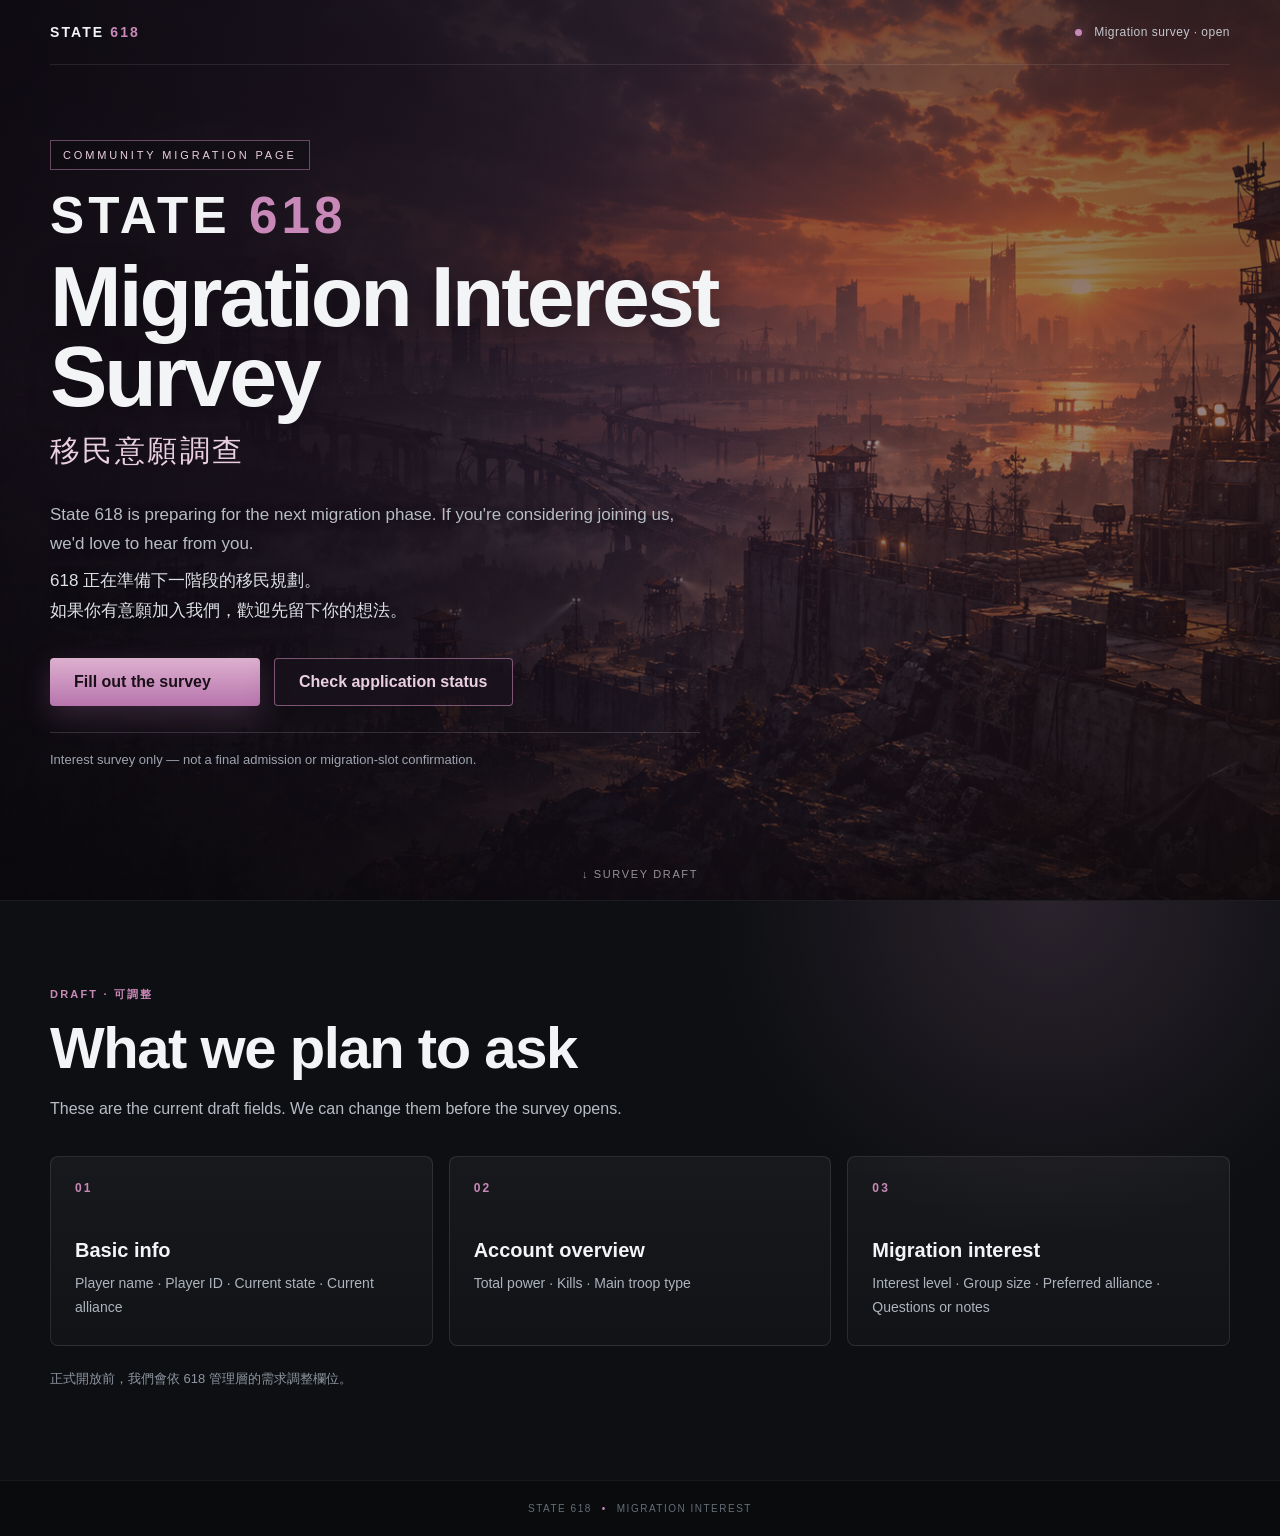
<file: index.html>
<!DOCTYPE html>
<html lang="zh-Hant">
<head>
  <meta charset="UTF-8">
  <meta name="viewport" content="width=device-width, initial-scale=1.0">
  <meta name="theme-color" content="#0d0f12">
  <title>STATE 618 | Migration Interest Survey</title>
  <link rel="stylesheet" href="styles.css">
</head>
<body>
  <main>
    <section class="hero">
      <div class="overlay"></div>

      <header class="topbar">
        <div class="brand">STATE <span>618</span></div>
        <div class="top-status"><span class="status-dot"></span> Migration survey · open</div>
      </header>

      <section class="content">
        <div class="eyebrow">COMMUNITY MIGRATION PAGE</div>
        <div class="state-mark">STATE <span>618</span></div>
        <h1>Migration Interest<br>Survey</h1>
        <p class="zh-title">移民意願調查</p>

        <p class="intro">
          State 618 is preparing for the next migration phase.
          If you're considering joining us, we'd love to hear from you.
        </p>
        <p class="intro zh">
          618 正在準備下一階段的移民規劃。<br>
          如果你有意願加入我們，歡迎先留下你的想法。
        </p>

        <div class="actions">
          <a class="primary" href="apply.html">Fill out the survey</a>
          <a class="secondary-link" href="status.html">Check application status</a>
        </div>

        <div class="note">
          Interest survey only — not a final admission or migration-slot confirmation.
        </div>
      </section>

      <div class="scroll-hint">↓ Survey draft</div>
    </section>

    <section class="draft-section">
      <div class="draft-wrap">
        <div class="section-kicker">DRAFT · 可調整</div>
        <h2>What we plan to ask</h2>
        <p class="section-lead">
          These are the current draft fields. We can change them before the survey opens.
        </p>

        <div class="cards">
          <article class="card">
            <div class="card-no">01</div>
            <h3>Basic info</h3>
            <p>Player name · Player ID · Current state · Current alliance</p>
          </article>

          <article class="card">
            <div class="card-no">02</div>
            <h3>Account overview</h3>
            <p>Total power · Kills · Main troop type</p>
          </article>

          <article class="card">
            <div class="card-no">03</div>
            <h3>Migration interest</h3>
            <p>Interest level · Group size · Preferred alliance · Questions or notes</p>
          </article>
        </div>

        <div class="draft-note">
          正式開放前，我們會依 618 管理層的需求調整欄位。
        </div>
      </div>
    </section>
  </main>

  <footer class="site-footer">
    <span>STATE 618</span>
    <span class="dot">•</span>
    <span>Migration Interest</span>
  </footer>
</body>
</html>
</file>
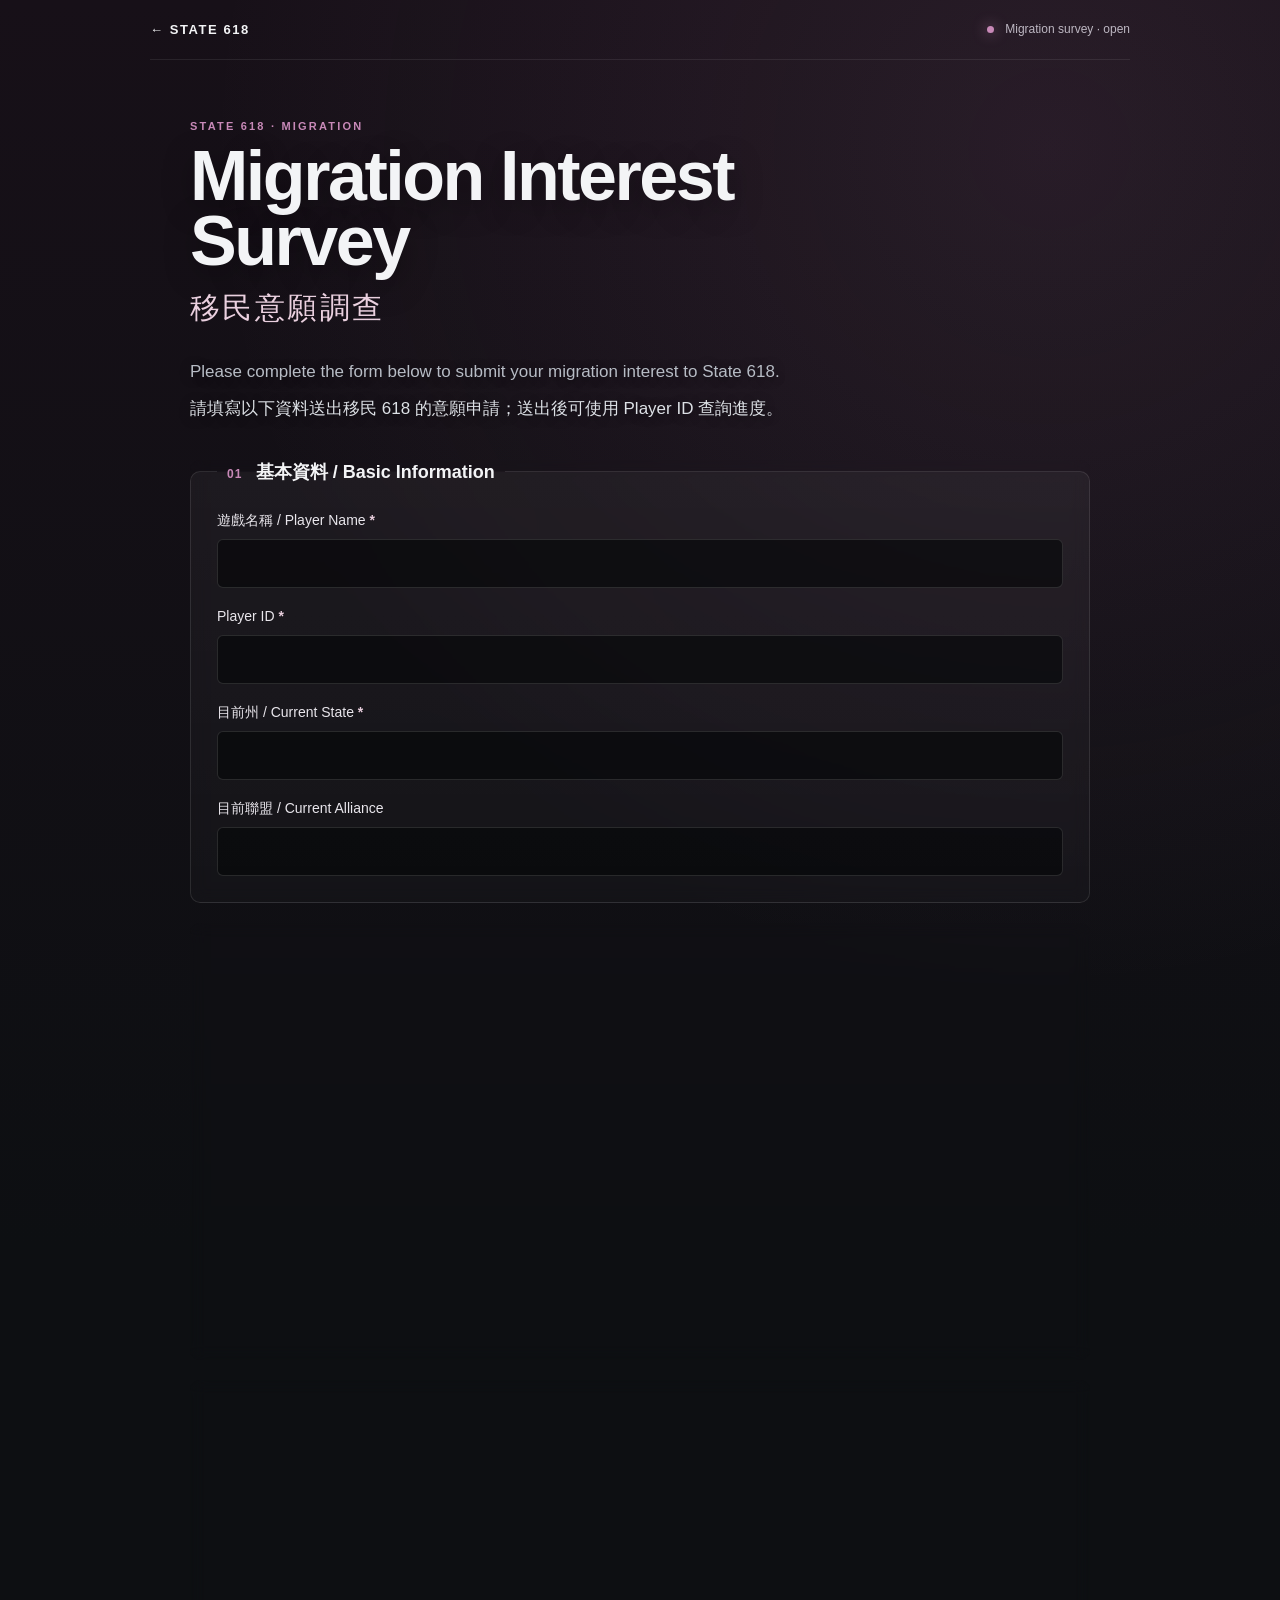
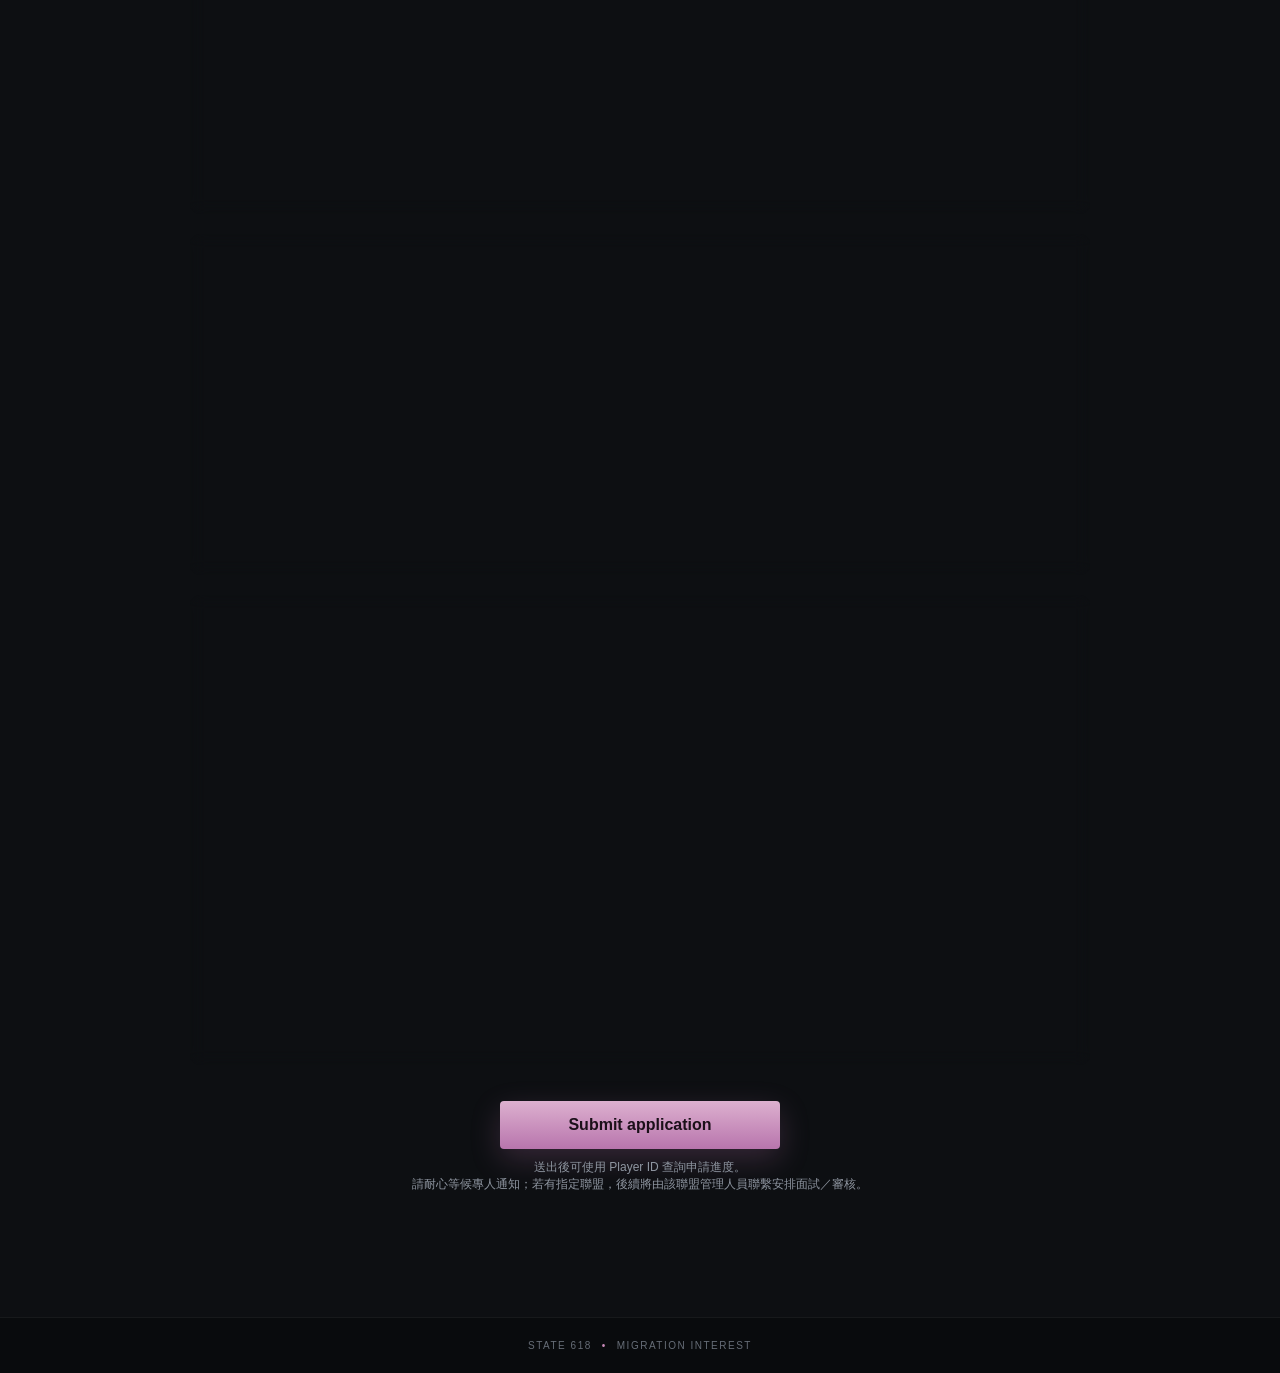
<file: apply.html>
<!DOCTYPE html>
<html lang="zh-Hant">
<head>
  <meta charset="UTF-8">
  <meta name="viewport" content="width=device-width, initial-scale=1.0">
  <meta name="theme-color" content="#211522">
  <title>STATE 618 | Migration Interest Survey</title>
  <link rel="stylesheet" href="styles.css">
  <link rel="stylesheet" href="form.css">
</head>
<body class="form-page">
  <header class="form-topbar">
    <a class="back-link" href="index.html">← STATE 618</a>
    <div class="form-status"><span class="status-dot"></span> Migration survey · open</div>
  </header>

  <main class="form-shell">
    <section class="form-intro">
      <div class="section-kicker">STATE 618 · MIGRATION</div>
      <h1>Migration Interest Survey</h1>
      <p class="zh-title">移民意願調查</p>
      <p class="intro">
        Please complete the form below to submit your migration interest to State 618.
      </p>
      <p class="intro zh">請填寫以下資料送出移民 618 的意願申請；送出後可使用 Player ID 查詢進度。</p>
    </section>

    <form id="survey-form" class="survey-form">
      <fieldset>
        <legend><span>01</span> 基本資料 / Basic Information</legend>

        <label>遊戲名稱 / Player Name <b>*</b>
          <input type="text" name="player_name" required>
        </label>

        <label>Player ID <b>*</b>
          <input type="text" name="player_id" required>
        </label>

        <label>目前州 / Current State <b>*</b>
          <input type="number" name="current_state" min="1" required>
        </label>

        <label>目前聯盟 / Current Alliance
          <input type="text" name="current_alliance">
        </label>
      </fieldset>

      <fieldset>
        <legend><span>02</span> 戰力概況 / Account Overview</legend>

        <label>總戰力 / Total Power <b>*</b>
          <input type="text" name="total_power" required>
        </label>

        <label>擊殺數 / Kills
          <input type="text" name="kills">
        </label>

        <label>主力兵種 / Main Troop Type
          <select name="main_troop">
            <option value="">請選擇 / Select</option>
            <option>勇士</option>
            <option>射手</option>
            <option>騎兵</option>
          </select>
        </label>

        <label>瞭望塔等級 / Watchtower Level
          <select name="watchtower_level">
            <option value="">請選擇 / Select</option>
            <option>24</option><option>25</option><option>26</option><option>27</option>
            <option>28</option><option>29</option><option>30</option>
            <option>工業1</option><option>工業2</option><option>工業3</option>
          </select>
        </label>
      </fieldset>

      <fieldset>
        <legend><span>03</span> 移民意願 / Migration Interest</legend>

        <label>你目前對移民 618 的意願？ <b>*</b>
          <select name="interest" required>
            <option value="">請選擇 / Select</option>
            <option>確定想來</option>
            <option>高度考慮</option>
            <option>想先了解</option>
          </select>
        </label>

        <label>預計幾個人一起來？
          <select name="group_size">
            <option value="">請選擇 / Select</option>
            <option>自己</option>
            <option>2–5 人</option>
            <option>6–10 人</option>
            <option>10+ 人／整團</option>
          </select>
        </label>

        <label>618 伺服器推薦人（選填）
          <input type="text" name="referrer">
        </label>

        <label>希望加入的 618 聯盟 / Preferred Alliance
          <select name="preferred_alliance">
            <option value="">請選擇 / Select</option>
            <option>[RZN] Risen</option>
            <option>[3311] 青丘寨</option>
            <option>[RoD!] Reign of Dragons</option>
            <option>[RAW$] War Dominion</option>
            <option>[UNQ.] UNQUESTIONED</option>
            <option>[KNT] Knights of Round</option>
            <option>[WofA] Wolves of Anarchy</option>
            <option>[S_B] Storm Bringers</option>
            <option>[RnB] ReBoRN BiO</option>
            <option>[TCB] VenomousSlayers</option>
            <option>不限 / No preference</option>
            <option>尚未決定 / Not sure yet</option>
          </select>
        </label>
      </fieldset>

      <fieldset>
        <legend><span>04</span> 活動與適配 / Activity</legend>

        <label>平常活躍時段（填寫伺服器時間）
          <input type="text" name="active_time" placeholder="例如 / e.g. 12:00–16:00">
        </label>

        <label>對聯盟／州活動參與程度
          <select name="activity_level">
            <option value="">請選擇 / Select</option>
            <option>積極參與（每個活動都參與）</option>
            <option>活躍</option>
            <option>普通</option>
            <option>偶爾</option>
            <option>幾乎沒有</option>
          </select>
        </label>

        <label>是否曾擔任聯盟管理
          <select name="management">
            <option value="">請選擇 / Select</option>
            <option>R5</option>
            <option>R4</option>
            <option>無</option>
          </select>
        </label>
      </fieldset>

      <fieldset>
        <legend><span>05</span> 補充 / More</legend>

        <div class="field-label">想了解 618 的哪些事情？</div>
        <div class="checks">
          <label><input type="checkbox" name="questions" value="NAP／州規"> NAP／州規</label>
          <label><input type="checkbox" name="questions" value="各聯盟特色"> 各聯盟特色</label>
          <label><input type="checkbox" name="questions" value="其他"> 其他</label>
        </div>

        <label>想補充的話／備註
          <textarea name="notes" rows="5"></textarea>
        </label>
      </fieldset>

      <div class="submit-area">
        <button class="primary submit-button" id="submit-button" type="submit">Submit application</button>
        <p>
          送出後可使用 Player ID 查詢申請進度。<br>
          請耐心等候專人通知；若有指定聯盟，後續將由該聯盟管理人員聯繫安排面試／審核。
        </p>
        <p id="submit-result" class="submit-result"></p>
      </div>

      <input type="text" name="website" tabindex="-1" autocomplete="off" class="hp-field" aria-hidden="true">
    </form>

    <iframe id="submit-frame" name="submit-frame" hidden></iframe>
  </main>

  <footer class="site-footer">
    <span>STATE 618</span><span class="dot">•</span><span>Migration Interest</span>
  </footer>
  <script src="site.js?v=20261015-1141"></script>
</body>
</html>
</file>
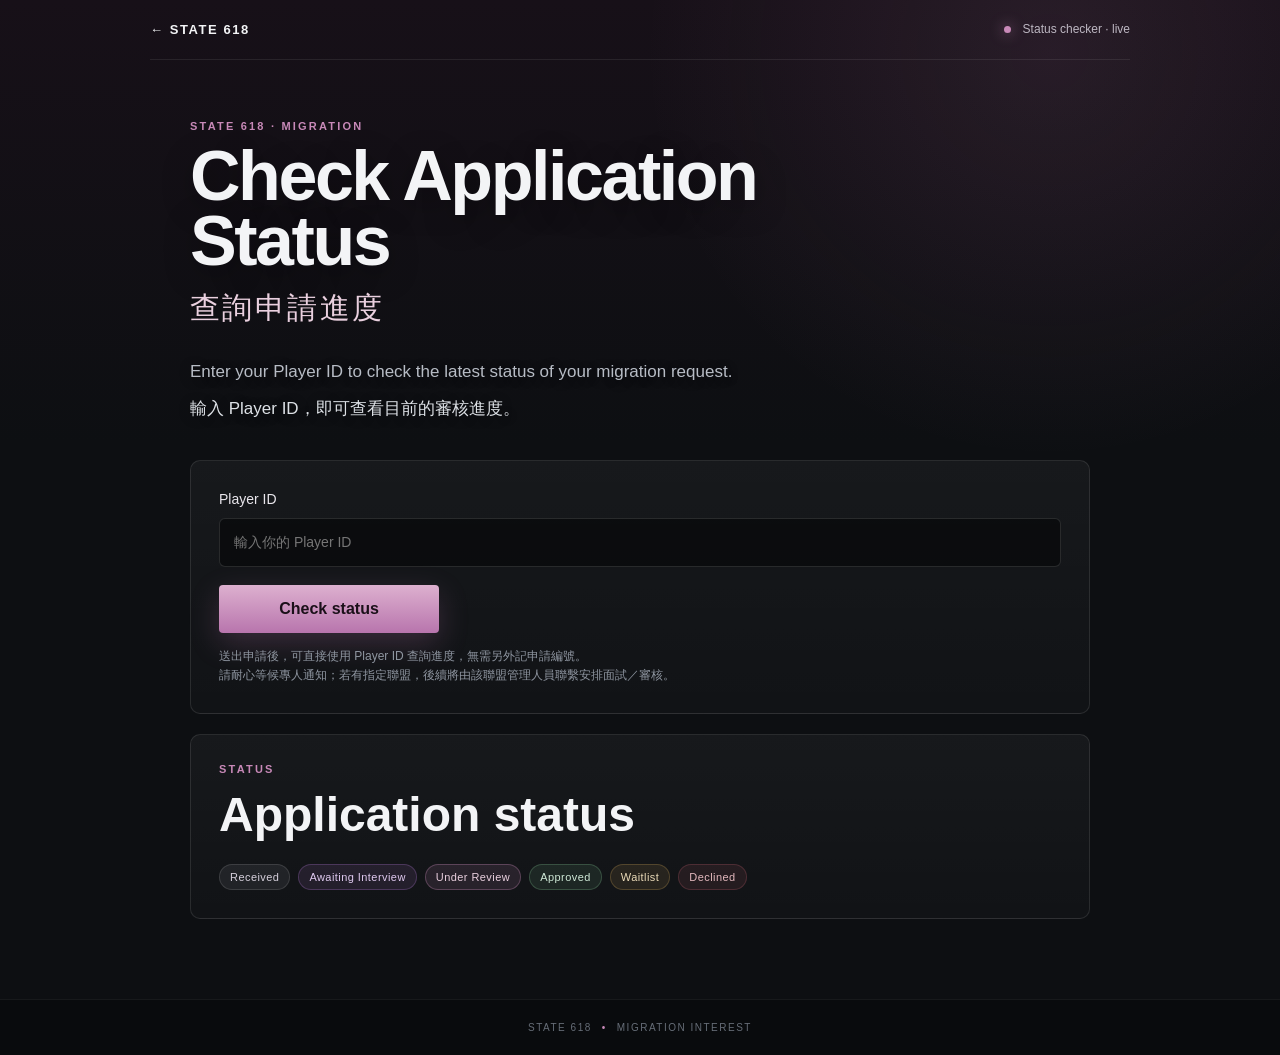
<file: status.html>
<!DOCTYPE html>
<html lang="zh-Hant">
<head>
  <meta charset="UTF-8">
  <meta name="viewport" content="width=device-width, initial-scale=1.0">
  <meta name="theme-color" content="#211522">
  <title>STATE 618 | Check Application Status</title>
  <link rel="stylesheet" href="styles.css">
  <link rel="stylesheet" href="form.css">
</head>
<body class="form-page">
  <header class="form-topbar">
    <a class="back-link" href="index.html">← STATE 618</a>
    <div class="form-status"><span class="status-dot"></span> Status checker · live</div>
  </header>

  <main class="form-shell">
    <section class="form-intro">
      <div class="section-kicker">STATE 618 · MIGRATION</div>
      <h1>Check Application Status</h1>
      <p class="zh-title">查詢申請進度</p>
      <p class="intro">
        Enter your Player ID to check the latest status of your migration request.
      </p>
      <p class="intro zh">輸入 Player ID，即可查看目前的審核進度。</p>
    </section>

    <section class="status-card">
      <label>Player ID
        <input type="text" id="player-id" placeholder="輸入你的 Player ID">
      </label>

      <button class="primary status-button" id="check-status-button" type="button">
        Check status
      </button>

      <p class="status-help">
        送出申請後，可直接使用 Player ID 查詢進度，無需另外記申請編號。<br>
        請耐心等候專人通知；若有指定聯盟，後續將由該聯盟管理人員聯繫安排面試／審核。
      </p>
    </section>

    <section class="status-preview">
      <div class="section-kicker">STATUS</div>
      <h2>Application status</h2>

      <div class="status-result" id="live-status-result" hidden></div>

      <div class="status-legend">
        <span class="badge received">Received</span>
        <span class="badge interview">Awaiting Interview</span>
        <span class="badge reviewing">Under Review</span>
        <span class="badge approved">Approved</span>
        <span class="badge waitlist">Waitlist</span>
        <span class="badge declined">Declined</span>
      </div>
    </section>
  </main>

  <footer class="site-footer">
    <span>STATE 618</span><span class="dot">•</span><span>Migration Interest</span>
  </footer>
  <script src="site.js?v=20261015-1141"></script>
</body>
</html>
</file>
<file: styles.css>
:root {
  --bg: #0d0f12;
  --panel: rgba(17, 20, 24, 0.82);
  --text: #f3f4f6;
  --muted: #b7bcc5;
  --accent: #c889b8;
  --accent-soft: #ead0df;
  --line: rgba(255,255,255,.12);
}

* { box-sizing: border-box; }

html { scroll-behavior: smooth; }

html, body {
  margin: 0;
  min-height: 100%;
  background: var(--bg);
  color: var(--text);
  font-family: "Segoe UI", "Noto Sans TC", Arial, sans-serif;
}

body { min-height: 100vh; }

.hero {
  position: relative;
  min-height: 100vh;
  overflow: hidden;
  display: flex;
  flex-direction: column;
  justify-content: center;
  background:
    radial-gradient(circle at 78% 34%, rgba(232,145,105,.18), transparent 28%),
    linear-gradient(90deg, rgba(30,18,33,.90), rgba(70,42,76,.48) 50%, rgba(92,49,64,.44)),
    url("images/hero.png") center center / cover no-repeat;
}

.hero::before {
  content: "";
  position: absolute;
  inset: 0;
  opacity: .12;
  background-image:
    linear-gradient(rgba(255,255,255,.025) 1px, transparent 1px),
    linear-gradient(90deg, rgba(255,255,255,.025) 1px, transparent 1px);
  background-size: 42px 42px;
}

.overlay {
  position: absolute;
  inset: 0;
  background:
    linear-gradient(180deg, rgba(4,5,6,.25), transparent 45%, rgba(4,5,6,.58)),
    linear-gradient(90deg, rgba(5,6,8,.45), rgba(5,6,8,.06) 58%, rgba(5,6,8,.22));
}

.topbar {
  position: absolute;
  z-index: 2;
  top: 0;
  left: 0;
  right: 0;
  width: min(1180px, calc(100% - 40px));
  margin: 0 auto;
  padding: 24px 0;
  display: flex;
  align-items: center;
  justify-content: space-between;
  gap: 20px;
  border-bottom: 1px solid rgba(255,255,255,.09);
}

.brand {
  font-size: 14px;
  font-weight: 800;
  letter-spacing: .15em;
}

.brand span { color: var(--accent); }

.top-status {
  font-size: 12px;
  color: #c2c7ce;
  letter-spacing: .04em;
}

.status-dot {
  display: inline-block;
  width: 7px;
  height: 7px;
  margin-right: 8px;
  border-radius: 50%;
  background: var(--accent);
  box-shadow: 0 0 14px rgba(200,137,184,.76);
}

.content {
  position: relative;
  z-index: 1;
  width: min(1180px, calc(100% - 40px));
  margin: 0 auto;
  padding: 110px 0 100px;
}

.eyebrow {
  display: inline-block;
  font-size: 11px;
  letter-spacing: .26em;
  color: var(--accent-soft);
  border: 1px solid rgba(200,137,184,.48);
  background: rgba(9,10,12,.34);
  padding: 8px 12px;
  margin-bottom: 20px;
}

.state-mark {
  font-size: clamp(26px, 4vw, 52px);
  font-weight: 800;
  letter-spacing: .08em;
  line-height: 1;
  margin-bottom: 16px;
}

.state-mark span { color: var(--accent); }

h1 {
  margin: 0;
  font-size: clamp(44px, 7vw, 86px);
  line-height: .93;
  max-width: 790px;
  letter-spacing: -.035em;
  text-shadow: 0 8px 30px rgba(0,0,0,.34);
}

.zh-title {
  margin: 14px 0 28px;
  font-size: clamp(20px, 3vw, 30px);
  color: var(--accent-soft);
  letter-spacing: .08em;
}

.intro {
  max-width: 650px;
  color: var(--muted);
  font-size: 17px;
  line-height: 1.75;
  margin: 0 0 7px;
  text-shadow: 0 2px 12px rgba(0,0,0,.45);
}

.intro.zh {
  color: #dde1e6;
  margin-top: 5px;
}

.actions {
  margin-top: 32px;
  display: flex;
  flex-wrap: wrap;
  align-items: center;
  gap: 14px;
}

.primary {
  appearance: none;
  display: inline-block;
  text-decoration: none;
  border: 0;
  background: linear-gradient(180deg, #ddb0cf, #b875ad);
  color: #1b1019;
  font-weight: 800;
  font-size: 16px;
  padding: 15px 24px;
  min-width: 210px;
  border-radius: 4px;
  box-shadow: 0 10px 30px rgba(184,117,173,.24);
}

.primary:disabled {
  opacity: .92;
  cursor: default;
}

.secondary-link {
  display: inline-block;
  min-width: 210px;
  padding: 14px 24px;
  border: 1px solid rgba(200,137,184,.58);
  border-radius: 4px;
  background: rgba(26,18,28,.72);
  color: var(--accent-soft);
  text-decoration: none;
  text-align: center;
  font-size: 16px;
  font-weight: 800;
  box-shadow: 0 10px 30px rgba(0,0,0,.18);
  transition: background .2s ease, border-color .2s ease, transform .2s ease;
}

.secondary-link:hover {
  background: rgba(200,137,184,.14);
  border-color: rgba(234,208,223,.82);
  transform: translateY(-1px);
}

.status {
  color: #c3c8ce;
  font-size: 14px;
}

.note {
  margin-top: 26px;
  padding-top: 17px;
  border-top: 1px solid rgba(255,255,255,.14);
  max-width: 650px;
  color: #9da4ae;
  font-size: 13px;
  line-height: 1.6;
}

.scroll-hint {
  position: absolute;
  z-index: 2;
  left: 50%;
  bottom: 20px;
  transform: translateX(-50%);
  color: rgba(255,255,255,.55);
  font-size: 11px;
  letter-spacing: .15em;
  text-transform: uppercase;
}

.draft-section {
  background:
    radial-gradient(circle at 82% 0%, rgba(200,137,184,.16), transparent 28%),
    #0d0f12;
  border-top: 1px solid rgba(255,255,255,.06);
}

.draft-wrap {
  width: min(1180px, calc(100% - 40px));
  margin: 0 auto;
  padding: 86px 0 92px;
}

.section-kicker {
  color: var(--accent);
  font-size: 11px;
  font-weight: 700;
  letter-spacing: .2em;
  margin-bottom: 12px;
}

.draft-section h2 {
  margin: 0;
  font-size: clamp(34px, 5vw, 58px);
  letter-spacing: -.025em;
}

.section-lead {
  max-width: 650px;
  margin: 14px 0 34px;
  color: var(--muted);
  font-size: 16px;
  line-height: 1.7;
}

.cards {
  display: grid;
  grid-template-columns: repeat(3, 1fr);
  gap: 16px;
}

.card {
  min-height: 190px;
  padding: 24px;
  border: 1px solid rgba(255,255,255,.10);
  background: linear-gradient(180deg, rgba(255,255,255,.045), rgba(255,255,255,.018));
  border-radius: 8px;
}

.card-no {
  color: var(--accent);
  font-size: 12px;
  font-weight: 800;
  letter-spacing: .18em;
  margin-bottom: 44px;
}

.card h3 {
  margin: 0 0 10px;
  font-size: 20px;
}

.card p {
  margin: 0;
  color: #aeb4bd;
  font-size: 14px;
  line-height: 1.7;
}

.draft-note {
  margin-top: 24px;
  color: #8f96a1;
  font-size: 13px;
}

.site-footer {
  display: flex;
  justify-content: center;
  gap: 10px;
  padding: 22px;
  border-top: 1px solid rgba(255,255,255,.06);
  background: #090b0d;
  color: #666d77;
  font-size: 10px;
  letter-spacing: .15em;
  text-transform: uppercase;
}

.dot { color: var(--accent); }

@media (max-width: 780px) {
  .topbar {
    width: min(100% - 28px, 1180px);
    padding-top: 18px;
  }

  .top-status { display: none; }

  .content {
    width: min(100% - 28px, 1180px);
    padding: 100px 0 90px;
  }

  .eyebrow {
    font-size: 10px;
    letter-spacing: .18em;
  }

  .intro { font-size: 15px; }

  .actions {
    align-items: stretch;
    flex-direction: column;
    max-width: 360px;
  }

  .primary,
  .secondary-link { width: 100%; }

  .status { text-align: center; }

  .draft-wrap {
    width: min(100% - 28px, 1180px);
    padding: 64px 0 70px;
  }

  .cards { grid-template-columns: 1fr; }

  .card { min-height: 0; }

  .card-no { margin-bottom: 24px; }
}
</file>
<file: form.css>
.form-page {
  background:
    radial-gradient(circle at 82% 5%, rgba(200,137,184,.10), transparent 28%),
    linear-gradient(180deg, #171018, #0d0f12 42%);
}

.form-topbar {
  width: min(980px, calc(100% - 32px));
  margin: 0 auto;
  padding: 22px 0;
  display: flex;
  justify-content: space-between;
  gap: 20px;
  border-bottom: 1px solid rgba(255,255,255,.08);
}

.back-link {
  color: var(--text);
  text-decoration: none;
  font-weight: 800;
  letter-spacing: .12em;
  font-size: 13px;
}

.form-status {
  color: #bdb7c2;
  font-size: 12px;
}

.form-shell {
  width: min(900px, calc(100% - 32px));
  margin: 0 auto;
  padding: 60px 0 80px;
}

.form-intro {
  margin-bottom: 36px;
}

.form-intro h1 {
  font-size: clamp(40px, 7vw, 70px);
  max-width: 760px;
}

.survey-form {
  display: grid;
  gap: 20px;
}

fieldset {
  margin: 0;
  padding: 26px;
  border: 1px solid rgba(255,255,255,.10);
  border-radius: 10px;
  background: linear-gradient(180deg, rgba(255,255,255,.045), rgba(255,255,255,.018));
  backdrop-filter: blur(8px);
}

legend {
  padding: 0 10px;
  font-size: 18px;
  font-weight: 800;
}

legend span {
  color: var(--accent);
  margin-right: 8px;
  font-size: 12px;
  letter-spacing: .1em;
}

.survey-form label,
.field-label {
  display: block;
  margin: 0 0 18px;
  color: #e9e6ec;
  font-size: 14px;
  line-height: 1.5;
}

.survey-form label:last-child {
  margin-bottom: 0;
}

.survey-form b {
  color: var(--accent-soft);
}

input[type="text"],
input[type="number"],
select,
textarea {
  width: 100%;
  margin-top: 8px;
  padding: 13px 14px;
  border: 1px solid rgba(255,255,255,.12);
  border-radius: 6px;
  background: rgba(6,7,9,.62);
  color: var(--text);
  font: inherit;
  outline: none;
}

input:focus,
select:focus,
textarea:focus {
  border-color: rgba(200,137,184,.75);
  box-shadow: 0 0 0 3px rgba(200,137,184,.10);
}

select option {
  background: #151118;
  color: #f3f4f6;
}

textarea {
  resize: vertical;
  min-height: 120px;
}

.checks {
  display: grid;
  gap: 10px;
  margin: 10px 0 22px;
}

.checks label {
  margin: 0;
  padding: 12px 14px;
  border: 1px solid rgba(255,255,255,.08);
  border-radius: 6px;
  background: rgba(255,255,255,.025);
}

.checks input {
  margin-right: 8px;
  accent-color: #b875ad;
}

.submit-area {
  text-align: center;
  padding: 16px 0 4px;
}

.submit-button {
  min-width: 280px;
}

.submit-area p {
  color: #8f96a1;
  font-size: 12px;
  margin-top: 10px;
}

@media (max-width: 640px) {
  .form-shell {
    padding-top: 44px;
  }

  fieldset {
    padding: 20px 16px;
  }

  .form-status {
    display: none;
  }

  .submit-button {
    width: 100%;
    min-width: 0;
  }
}

.status-card,
.status-preview {
  margin-top: 20px;
  padding: 28px;
  border: 1px solid rgba(255,255,255,.10);
  border-radius: 10px;
  background: linear-gradient(180deg, rgba(255,255,255,.045), rgba(255,255,255,.018));
}

.status-card label {
  display: block;
  color: #e9e6ec;
  font-size: 14px;
  line-height: 1.5;
}

.status-button {
  margin-top: 18px;
  min-width: 220px;
}

.status-help {
  margin: 14px 0 0;
  color: #8f96a1;
  font-size: 12px;
  line-height: 1.6;
}

.status-preview h2 {
  margin: 0 0 20px;
  font-size: clamp(30px, 5vw, 48px);
}

.status-result {
  border-top: 1px solid rgba(255,255,255,.09);
}

.result-row {
  display: grid;
  grid-template-columns: 1fr 1.4fr;
  gap: 20px;
  padding: 16px 0;
  border-bottom: 1px solid rgba(255,255,255,.08);
  color: #9ea5ae;
  font-size: 14px;
}

.result-row strong {
  color: #f1eef3;
  font-weight: 700;
}

.badge {
  display: inline-block;
  width: fit-content;
  padding: 6px 10px;
  border-radius: 999px;
  font-size: 11px;
  letter-spacing: .04em;
  border: 1px solid rgba(255,255,255,.12);
}

.badge.received { color: #d6d0dc; background: rgba(214,208,220,.08); }
.badge.interview { color: #dfc9ef; background: rgba(151,103,178,.14); border-color: rgba(151,103,178,.34); }
.badge.reviewing { color: #ead0df; background: rgba(200,137,184,.12); border-color: rgba(200,137,184,.32); }
.badge.approved { color: #cfe9d7; background: rgba(115,176,132,.12); border-color: rgba(115,176,132,.30); }
.badge.waitlist { color: #eadab8; background: rgba(194,154,84,.12); border-color: rgba(194,154,84,.28); }
.badge.declined { color: #e3b8bd; background: rgba(176,88,101,.12); border-color: rgba(176,88,101,.28); }

.status-legend {
  display: flex;
  flex-wrap: wrap;
  gap: 8px;
  margin-top: 22px;
}

.secondary-link {
  display: inline-block;
  color: #e4d9e8;
  text-decoration: none;
  padding: 14px 18px;
  border: 1px solid rgba(255,255,255,.16);
  border-radius: 4px;
  background: rgba(255,255,255,.035);
}

.secondary-link:hover {
  border-color: rgba(200,137,184,.40);
  background: rgba(200,137,184,.08);
}

@media (max-width: 640px) {
  .result-row {
    grid-template-columns: 1fr;
    gap: 6px;
  }

  .status-button {
    width: 100%;
  }
}

.submit-result {
  min-height: 1.4em;
  margin-top: 12px;
  font-size: 13px;
}
.submit-result.success { color: #cfe9d7; }
.submit-result.muted { color: #8f96a1; }
.status-error {
  padding: 18px 0;
  color: #e3b8bd;
}
.hp-field {
  position: absolute !important;
  left: -9999px !important;
  width: 1px !important;
  height: 1px !important;
  opacity: 0 !important;
}

.status-note {
  margin-top: 20px;
  padding: 14px 16px;
  border-left: 3px solid rgba(200,137,184,.7);
  background: rgba(200,137,184,.07);
  color: #ddd6e2;
  line-height: 1.7;
  font-size: 14px;
}
</file>
